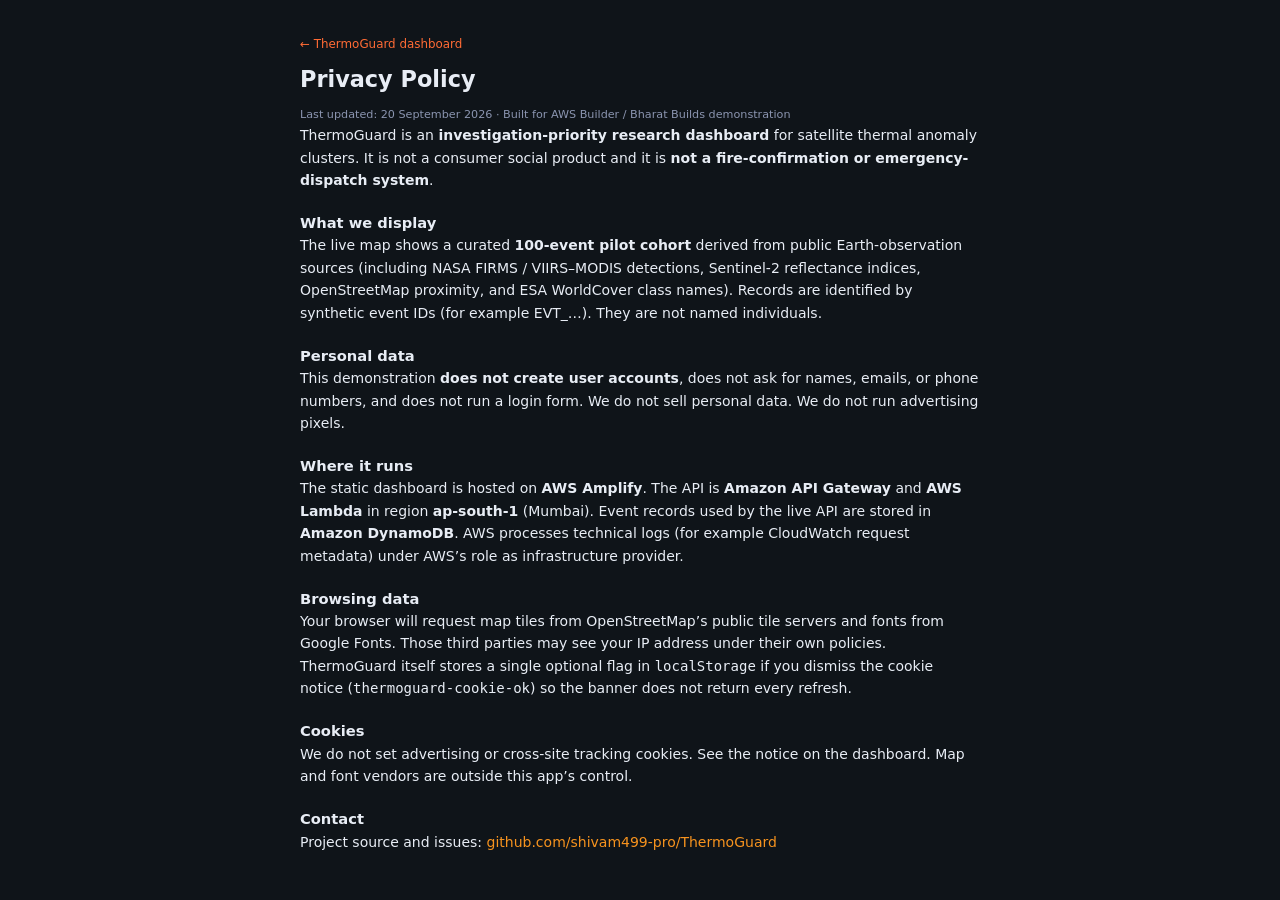
<file: frontend/privacy.html>
<!DOCTYPE html>
<html lang="en">
<head>
  <meta charset="UTF-8" />
  <meta name="viewport" content="width=device-width, initial-scale=1.0" />
  <title>Privacy Policy — ThermoGuard</title>
  <meta name="description" content="How ThermoGuard handles data: public satellite-derived pilot events, no personal accounts, AWS hosting in ap-south-1." />
  <link rel="icon" href="favicon.svg" type="image/svg+xml" />
  <link rel="stylesheet" href="styles.css" />
</head>
<body class="legal-page">
  <header class="legal-header">
    <a href="index.html" class="legal-back">← ThermoGuard dashboard</a>
    <h1>Privacy Policy</h1>
    <p class="legal-updated">Last updated: 20 September 2026 · Built for AWS Builder / Bharat Builds demonstration</p>
  </header>
  <article class="legal-body">
    <p>ThermoGuard is an <strong>investigation-priority research dashboard</strong> for satellite thermal anomaly clusters. It is not a consumer social product and it is <strong>not a fire-confirmation or emergency-dispatch system</strong>.</p>

    <h2>What we display</h2>
    <p>The live map shows a curated <strong>100-event pilot cohort</strong> derived from public Earth-observation sources (including NASA FIRMS / VIIRS–MODIS detections, Sentinel-2 reflectance indices, OpenStreetMap proximity, and ESA WorldCover class names). Records are identified by synthetic event IDs (for example EVT_…). They are not named individuals.</p>

    <h2>Personal data</h2>
    <p>This demonstration <strong>does not create user accounts</strong>, does not ask for names, emails, or phone numbers, and does not run a login form. We do not sell personal data. We do not run advertising pixels.</p>

    <h2>Where it runs</h2>
    <p>The static dashboard is hosted on <strong>AWS Amplify</strong>. The API is <strong>Amazon API Gateway</strong> and <strong>AWS Lambda</strong> in region <strong>ap-south-1</strong> (Mumbai). Event records used by the live API are stored in <strong>Amazon DynamoDB</strong>. AWS processes technical logs (for example CloudWatch request metadata) under AWS’s role as infrastructure provider.</p>

    <h2>Browsing data</h2>
    <p>Your browser will request map tiles from OpenStreetMap’s public tile servers and fonts from Google Fonts. Those third parties may see your IP address under their own policies. ThermoGuard itself stores a single optional flag in <code>localStorage</code> if you dismiss the cookie notice (<code>thermoguard-cookie-ok</code>) so the banner does not return every refresh.</p>

    <h2>Cookies</h2>
    <p>We do not set advertising or cross-site tracking cookies. See the notice on the dashboard. Map and font vendors are outside this app’s control.</p>

    <h2>Contact</h2>
    <p>Project source and issues: <a href="https://github.com/shivam499-pro/ThermoGuard">github.com/shivam499-pro/ThermoGuard</a></p>
  </article>
</body>
</html>
</file>
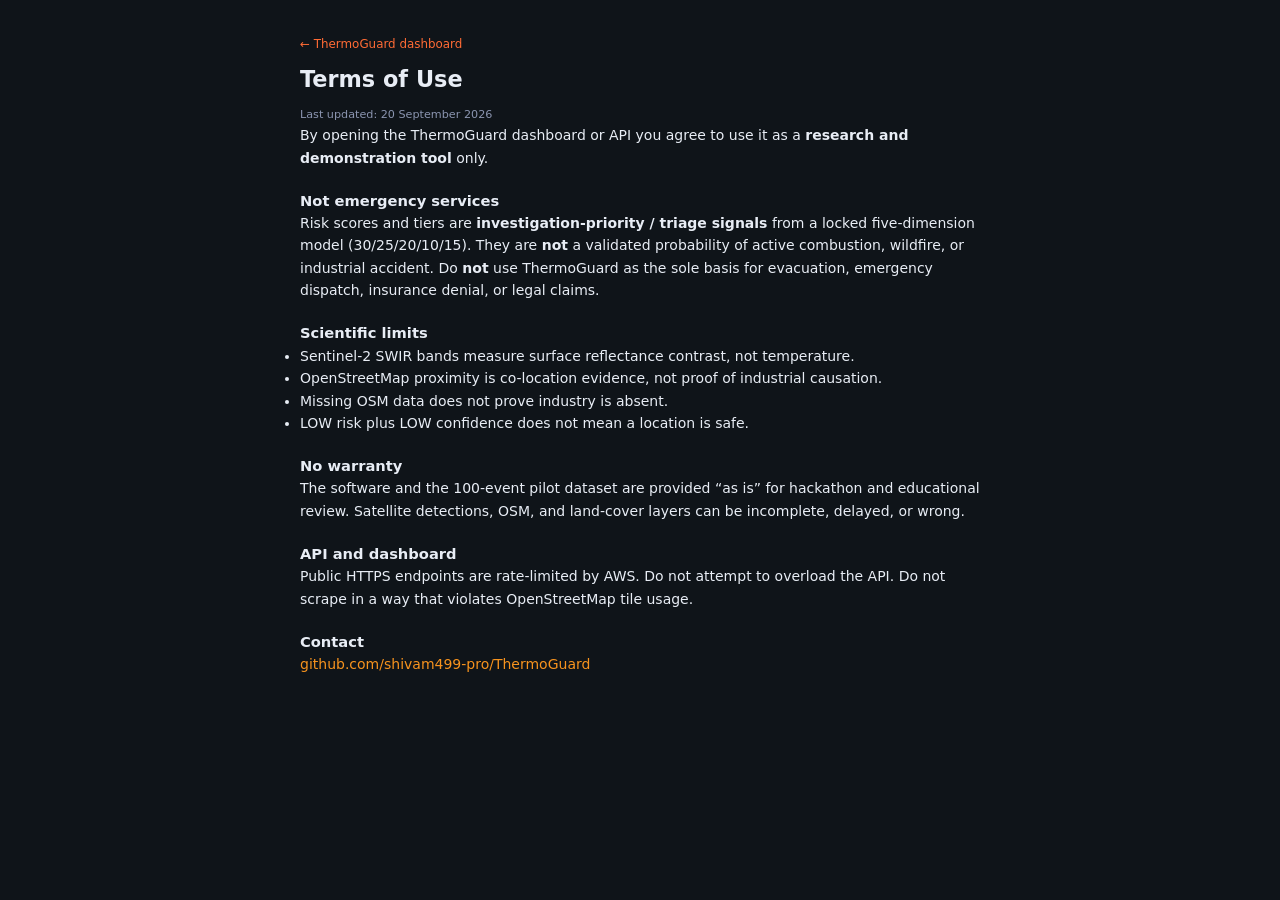
<file: frontend/terms.html>
<!DOCTYPE html>
<html lang="en">
<head>
  <meta charset="UTF-8" />
  <meta name="viewport" content="width=device-width, initial-scale=1.0" />
  <title>Terms of Use — ThermoGuard</title>
  <meta name="description" content="Terms for using ThermoGuard: investigation-priority scores only, not emergency authority, locked deterministic methodology." />
  <link rel="icon" href="favicon.svg" type="image/svg+xml" />
  <link rel="stylesheet" href="styles.css" />
</head>
<body class="legal-page">
  <header class="legal-header">
    <a href="index.html" class="legal-back">← ThermoGuard dashboard</a>
    <h1>Terms of Use</h1>
    <p class="legal-updated">Last updated: 20 September 2026</p>
  </header>
  <article class="legal-body">
    <p>By opening the ThermoGuard dashboard or API you agree to use it as a <strong>research and demonstration tool</strong> only.</p>

    <h2>Not emergency services</h2>
    <p>Risk scores and tiers are <strong>investigation-priority / triage signals</strong> from a locked five-dimension model (30/25/20/10/15). They are <strong>not</strong> a validated probability of active combustion, wildfire, or industrial accident. Do <strong>not</strong> use ThermoGuard as the sole basis for evacuation, emergency dispatch, insurance denial, or legal claims.</p>

    <h2>Scientific limits</h2>
    <ul>
      <li>Sentinel-2 SWIR bands measure surface reflectance contrast, not temperature.</li>
      <li>OpenStreetMap proximity is co-location evidence, not proof of industrial causation.</li>
      <li>Missing OSM data does not prove industry is absent.</li>
      <li>LOW risk plus LOW confidence does not mean a location is safe.</li>
    </ul>

    <h2>No warranty</h2>
    <p>The software and the 100-event pilot dataset are provided “as is” for hackathon and educational review. Satellite detections, OSM, and land-cover layers can be incomplete, delayed, or wrong.</p>

    <h2>API and dashboard</h2>
    <p>Public HTTPS endpoints are rate-limited by AWS. Do not attempt to overload the API. Do not scrape in a way that violates OpenStreetMap tile usage.</p>

    <h2>Contact</h2>
    <p><a href="https://github.com/shivam499-pro/ThermoGuard">github.com/shivam499-pro/ThermoGuard</a></p>
  </article>
</body>
</html>
</file>
<file: frontend/styles.css>
/* ─────────────────────────────────────────────────────────────────────────────
   ThermoGuard — Investigation Priority Dashboard
   Design system: dark glassmorphism, ember/amber accent palette
   Author: Riya (frontend/GIS contribution)
   ───────────────────────────────────────────────────────────────────────────── */

/* ── Design tokens ─────────────────────────────────────────────────────────── */

:root {
  /* Background layers */
  --bg-base:        #0b0e14;
  --bg-surface:     #111520;
  --bg-elevated:    #161b27;
  --bg-glass:       rgba(22, 27, 39, 0.72);
  --bg-glass-hover: rgba(28, 34, 50, 0.85);

  /* Accent — ember/amber fire palette */
  --accent-primary:   #ff6b35;
  --accent-secondary: #f7931e;
  --accent-glow:      rgba(255, 107, 53, 0.18);
  --accent-glow-strong: rgba(255, 107, 53, 0.35);

  /* Risk tier colours */
  --tier-critical: #ef4444;
  --tier-high:     #f97316;
  --tier-moderate: #eab308;
  --tier-low:      #22c55e;

  --tier-critical-bg: rgba(239, 68,  68,  0.12);
  --tier-high-bg:     rgba(249, 115, 22,  0.12);
  --tier-moderate-bg: rgba(234, 179, 8,   0.12);
  --tier-low-bg:      rgba(34,  197, 94,  0.12);

  /* Text */
  --text-primary:   #f0f2f7;
  --text-secondary: #8b95b0;
  --text-muted:     #7987ab;
  --text-accent:    #ff8a5b;

  /* Borders */
  --border-subtle:  rgba(255, 255, 255, 0.06);
  --border-default: rgba(255, 255, 255, 0.10);
  --border-accent:  rgba(255, 107, 53, 0.35);

  /* Shadows */
  --shadow-sm:   0 2px 8px rgba(0, 0, 0, 0.35);
  --shadow-md:   0 4px 20px rgba(0, 0, 0, 0.5);
  --shadow-glow: 0 0 20px rgba(255, 107, 53, 0.2);

  /* Typography */
  --font-sans:  'Inter', system-ui, -apple-system, sans-serif;
  --font-mono:  'JetBrains Mono', 'Fira Code', monospace;

  /* Spacing */
  --radius-sm:  6px;
  --radius-md:  10px;
  --radius-lg:  16px;
  --radius-xl:  22px;

  /* Layout */
  --header-h:      56px;
  --footer-h:      36px;
  --left-panel-w:  320px;
  --right-panel-w: 360px;
}

/* ── Reset & base ──────────────────────────────────────────────────────────── */

*, *::before, *::after { box-sizing: border-box; margin: 0; padding: 0; }

html { height: 100%; font-size: 14px; scroll-behavior: smooth; }

body {
  height: 100%;
  font-family: var(--font-sans);
  background: var(--bg-base);
  color: var(--text-primary);
  -webkit-font-smoothing: antialiased;
  overflow: hidden;
}

button { cursor: pointer; font-family: inherit; }
select { font-family: inherit; }
input  { font-family: inherit; }
a      { color: var(--text-accent); text-decoration: none; }

/* ── Header ────────────────────────────────────────────────────────────────── */

.app-header {
  position: fixed;
  top: 0;
  left: 0;
  right: 0;
  height: var(--header-h);
  z-index: 1000;
  background: rgba(11, 14, 20, 0.92);
  backdrop-filter: blur(16px);
  border-bottom: 1px solid var(--border-subtle);
  box-shadow: 0 1px 24px rgba(0,0,0,0.5);
}

.header-inner {
  display: flex;
  align-items: center;
  justify-content: space-between;
  height: 100%;
  padding: 0 20px;
  gap: 16px;
}

/* Brand */
.brand { display: flex; align-items: center; gap: 10px; }
.brand-icon {
  display: flex;
  align-items: center;
  filter: drop-shadow(0 0 8px rgba(255, 107, 53, 0.4));
}
.brand-text { display: flex; flex-direction: column; gap: 1px; }
.brand-name {
  font-size: 1.05rem;
  font-weight: 700;
  background: linear-gradient(90deg, #ff6b35, #f7931e);
  -webkit-background-clip: text;
  -webkit-text-fill-color: transparent;
  background-clip: text;
  letter-spacing: -0.02em;
}
.brand-subtitle {
  font-size: 0.68rem;
  color: var(--text-muted);
  letter-spacing: 0.03em;
  text-transform: uppercase;
}

/* Header controls */
.header-controls { display: flex; align-items: center; gap: 12px; }

.disclaimer-badge {
  display: flex;
  align-items: center;
  gap: 5px;
  padding: 4px 10px;
  background: rgba(247, 147, 30, 0.1);
  border: 1px solid rgba(247, 147, 30, 0.25);
  border-radius: 100px;
  font-size: 0.7rem;
  color: #f7931e;
  white-space: nowrap;
}

.header-stats { display: flex; gap: 6px; }

.stat-chip {
  padding: 3px 10px;
  background: var(--bg-elevated);
  border: 1px solid var(--border-default);
  border-radius: 100px;
  font-size: 0.68rem;
  color: var(--text-secondary);
  font-weight: 500;
}
.stat-chip.methodology { color: var(--text-muted); font-family: var(--font-mono); font-size: 0.62rem; }

/* ── Main layout ───────────────────────────────────────────────────────────── */

.app-main {
  display: grid;
  grid-template-columns: var(--left-panel-w) 1fr var(--right-panel-w);
  grid-template-rows: 1fr;
  height: 100vh;
  padding-top: var(--header-h);
  padding-bottom: var(--footer-h);
}

/* ── Left panel ────────────────────────────────────────────────────────────── */

.left-panel {
  display: flex;
  flex-direction: column;
  background: var(--bg-surface);
  border-right: 1px solid var(--border-subtle);
  overflow: hidden;
}

/* Filter bar */
.filter-bar {
  padding: 12px 12px 8px;
  border-bottom: 1px solid var(--border-subtle);
  display: flex;
  flex-direction: column;
  gap: 8px;
}

.filter-row { display: flex; gap: 8px; }

.search-wrap {
  position: relative;
  flex: 1;
}
.search-icon {
  position: absolute;
  left: 10px;
  top: 50%;
  transform: translateY(-50%);
  color: var(--text-muted);
  pointer-events: none;
}
.search-input {
  width: 100%;
  padding: 7px 10px 7px 32px;
  background: var(--bg-elevated);
  border: 1px solid var(--border-default);
  border-radius: var(--radius-sm);
  color: var(--text-primary);
  font-size: 0.78rem;
  outline: none;
  transition: border-color 0.2s;
}
.search-input::placeholder { color: var(--text-muted); }
.search-input:focus { border-color: var(--accent-primary); }

.tier-select, .sort-select {
  padding: 7px 10px;
  background: var(--bg-elevated);
  border: 1px solid var(--border-default);
  border-radius: var(--radius-sm);
  color: var(--text-primary);
  font-size: 0.78rem;
  outline: none;
  cursor: pointer;
  transition: border-color 0.2s;
}
.tier-select:focus, .sort-select:focus { border-color: var(--accent-primary); }
.tier-select { min-width: 110px; }

.sort-row {
  display: flex;
  align-items: center;
  gap: 8px;
}
.sort-label { font-size: 0.7rem; color: var(--text-muted); white-space: nowrap; }
.sort-select { flex: 1; }
.filtered-count {
  font-size: 0.68rem;
  color: var(--text-muted);
  white-space: nowrap;
  min-width: 50px;
  text-align: right;
}

/* Tier chips */
.tier-summary {
  display: grid;
  grid-template-columns: repeat(4, 1fr);
  gap: 0;
  border-bottom: 1px solid var(--border-subtle);
}

.tier-chip {
  display: flex;
  flex-direction: column;
  align-items: center;
  gap: 3px;
  padding: 8px 4px;
  background: transparent;
  border: none;
  border-right: 1px solid var(--border-subtle);
  font-size: 0.65rem;
  color: var(--text-muted);
  transition: background 0.2s, color 0.2s;
  position: relative;
}
.tier-chip:last-child { border-right: none; }
.tier-chip:hover { background: var(--bg-elevated); }
.tier-chip[aria-pressed="true"] { background: var(--bg-elevated); }

.tier-dot {
  width: 8px;
  height: 8px;
  border-radius: 50%;
}
.tier-chip.tier-critical .tier-dot { background: var(--tier-critical); }
.tier-chip.tier-high     .tier-dot { background: var(--tier-high);     }
.tier-chip.tier-moderate .tier-dot { background: var(--tier-moderate);  }
.tier-chip.tier-low      .tier-dot { background: var(--tier-low);       }

.tier-chip.tier-critical[aria-pressed="true"] { color: var(--tier-critical); background: var(--tier-critical-bg); }
.tier-chip.tier-high[aria-pressed="true"]     { color: var(--tier-high);     background: var(--tier-high-bg);     }
.tier-chip.tier-moderate[aria-pressed="true"] { color: var(--tier-moderate); background: var(--tier-moderate-bg); }
.tier-chip.tier-low[aria-pressed="true"]      { color: var(--tier-low);      background: var(--tier-low-bg);      }

.tier-label { font-weight: 500; }
.tier-count { font-family: var(--font-mono); font-size: 0.75rem; font-weight: 600; color: var(--text-primary); }

/* Event list */
.event-list-wrap {
  flex: 1;
  overflow-y: auto;
  overflow-x: hidden;
}
.event-list-wrap::-webkit-scrollbar { width: 4px; }
.event-list-wrap::-webkit-scrollbar-track { background: transparent; }
.event-list-wrap::-webkit-scrollbar-thumb { background: var(--border-default); border-radius: 4px; }

.event-list { display: flex; flex-direction: column; }

.list-loading {
  display: flex;
  flex-direction: column;
  align-items: center;
  gap: 12px;
  padding: 48px 20px;
  color: var(--text-muted);
  font-size: 0.8rem;
}

.spinner {
  width: 28px;
  height: 28px;
  border: 2.5px solid var(--border-default);
  border-top-color: var(--accent-primary);
  border-radius: 50%;
  animation: spin 0.8s linear infinite;
}
@keyframes spin { to { transform: rotate(360deg); } }

/* Event card */
.event-card {
  display: flex;
  flex-direction: column;
  gap: 6px;
  padding: 11px 14px;
  border-bottom: 1px solid var(--border-subtle);
  cursor: pointer;
  transition: background 0.15s;
  position: relative;
}
.event-card::before {
  content: '';
  position: absolute;
  left: 0;
  top: 0;
  bottom: 0;
  width: 3px;
  background: transparent;
  transition: background 0.15s;
}
.event-card:hover { background: var(--bg-elevated); }
.event-card:hover::before,
.event-card.selected::before { background: var(--accent-primary); }
.event-card.selected { background: var(--bg-elevated); }
.event-card.selected::before { background: var(--accent-primary); }

.card-top {
  display: flex;
  align-items: center;
  justify-content: space-between;
  gap: 8px;
}
.card-event-id {
  font-family: var(--font-mono);
  font-size: 0.7rem;
  color: var(--text-secondary);
}
.card-tier-badge {
  padding: 2px 7px;
  border-radius: 100px;
  font-size: 0.62rem;
  font-weight: 600;
  letter-spacing: 0.04em;
}
.badge-critical { background: var(--tier-critical-bg); color: var(--tier-critical); border: 1px solid rgba(239,68,68,0.3); }
.badge-high     { background: var(--tier-high-bg);     color: var(--tier-high);     border: 1px solid rgba(249,115,22,0.3); }
.badge-moderate { background: var(--tier-moderate-bg); color: var(--tier-moderate); border: 1px solid rgba(234,179,8,0.3);  }
.badge-low      { background: var(--tier-low-bg);      color: var(--tier-low);      border: 1px solid rgba(34,197,94,0.3);  }

.card-score-row {
  display: flex;
  align-items: center;
  gap: 8px;
}
.card-score-bar-wrap {
  flex: 1;
  height: 4px;
  background: var(--bg-base);
  border-radius: 2px;
  overflow: hidden;
}
.card-score-bar {
  height: 100%;
  border-radius: 2px;
  transition: width 0.4s ease;
}
.card-score-text {
  font-size: 0.72rem;
  font-weight: 600;
  font-family: var(--font-mono);
  min-width: 26px;
  text-align: right;
}

.card-meta {
  display: flex;
  gap: 8px;
  font-size: 0.66rem;
  color: var(--text-muted);
  align-items: center;
}
.card-driver {
  display: flex;
  align-items: center;
  gap: 4px;
}
.card-driver-dot {
  width: 5px;
  height: 5px;
  border-radius: 50%;
  background: var(--accent-secondary);
  flex-shrink: 0;
}
.card-sep { color: var(--border-default); }

/* ── Map ───────────────────────────────────────────────────────────────────── */

.map-section {
  position: relative;
  overflow: hidden;
}
.map-container {
  width: 100%;
  height: 100%;
  background: #0d1117;
}

/* Leaflet tile dark filter */
.leaflet-tile-pane { filter: brightness(0.55) saturate(0.7) hue-rotate(180deg) invert(1); }

/* Custom markers */
.thermo-marker {
  border-radius: 50%;
  border: 2px solid rgba(255,255,255,0.3);
  box-shadow: 0 0 8px currentColor;
  cursor: pointer;
  transition: transform 0.2s;
}
.thermo-marker:hover { transform: scale(1.3); }
.thermo-marker.tier-critical { background: var(--tier-critical); box-shadow: 0 0 10px var(--tier-critical); }
.thermo-marker.tier-high     { background: var(--tier-high);     box-shadow: 0 0 10px var(--tier-high);     }
.thermo-marker.tier-moderate { background: var(--tier-moderate); box-shadow: 0 0 10px var(--tier-moderate); }
.thermo-marker.tier-low      { background: var(--tier-low);      box-shadow: 0 0 10px var(--tier-low);      }

/* Map legend */
.map-overlay-legend {
  position: absolute;
  bottom: 24px;
  left: 16px;
  z-index: 500;
  padding: 10px 14px;
  background: var(--bg-glass);
  backdrop-filter: blur(12px);
  border: 1px solid var(--border-default);
  border-radius: var(--radius-md);
  display: flex;
  flex-direction: column;
  gap: 5px;
}
.legend-title {
  font-size: 0.65rem;
  font-weight: 600;
  color: var(--text-muted);
  text-transform: uppercase;
  letter-spacing: 0.06em;
  margin-bottom: 2px;
}
.legend-item {
  display: flex;
  align-items: center;
  gap: 7px;
  font-size: 0.7rem;
  color: var(--text-secondary);
}
.legend-dot {
  width: 9px;
  height: 9px;
  border-radius: 50%;
  flex-shrink: 0;
}
.legend-dot.tier-critical { background: var(--tier-critical); }
.legend-dot.tier-high     { background: var(--tier-high);     }
.legend-dot.tier-moderate { background: var(--tier-moderate); }
.legend-dot.tier-low      { background: var(--tier-low);      }

/* Leaflet popup customisation */
.leaflet-popup-content-wrapper {
  background: var(--bg-elevated) !important;
  border: 1px solid var(--border-default) !important;
  border-radius: var(--radius-md) !important;
  box-shadow: var(--shadow-md) !important;
  color: var(--text-primary) !important;
  padding: 0 !important;
}
.leaflet-popup-content {
  margin: 0 !important;
  min-width: 180px;
}
.leaflet-popup-tip-container { display: none !important; }
.leaflet-popup-close-button { color: var(--text-muted) !important; }

.map-popup {
  padding: 12px 14px;
  font-family: var(--font-sans);
  font-size: 0.75rem;
}
.map-popup-id {
  font-family: var(--font-mono);
  font-size: 0.68rem;
  color: var(--text-muted);
  margin-bottom: 4px;
}
.map-popup-score {
  font-size: 1rem;
  font-weight: 700;
  margin-bottom: 2px;
}
.map-popup-tier { font-size: 0.7rem; margin-bottom: 8px; }
.map-popup-driver { font-size: 0.7rem; color: var(--text-secondary); }
.map-popup-btn {
  display: block;
  width: 100%;
  margin-top: 8px;
  padding: 5px;
  background: linear-gradient(135deg, var(--accent-primary), var(--accent-secondary));
  border: none;
  border-radius: var(--radius-sm);
  color: #fff;
  font-size: 0.72rem;
  font-weight: 600;
  cursor: pointer;
  transition: opacity 0.2s;
}
.map-popup-btn:hover { opacity: 0.88; }

/* ── Right detail panel ────────────────────────────────────────────────────── */

.detail-panel {
  background: var(--bg-surface);
  border-left: 1px solid var(--border-subtle);
  overflow-y: auto;
  overflow-x: hidden;
}
.detail-panel::-webkit-scrollbar { width: 4px; }
.detail-panel::-webkit-scrollbar-thumb { background: var(--border-default); border-radius: 4px; }

.detail-empty {
  display: flex;
  flex-direction: column;
  align-items: center;
  justify-content: center;
  height: 100%;
  gap: 16px;
  padding: 40px 24px;
  text-align: center;
  color: var(--text-muted);
  font-size: 0.8rem;
  line-height: 1.6;
}
.detail-empty-icon { opacity: 0.5; }

.detail-content { padding: 0 0 24px; }

/* Detail header */
.detail-header {
  padding: 16px 16px 12px;
  background: var(--bg-elevated);
  border-bottom: 1px solid var(--border-subtle);
}
.detail-id-row {
  display: flex;
  align-items: center;
  justify-content: space-between;
  margin-bottom: 12px;
  gap: 8px;
}
.detail-event-id {
  font-family: var(--font-mono);
  font-size: 0.75rem;
  color: var(--text-secondary);
}
.detail-tier-badge {
  padding: 3px 10px;
  border-radius: 100px;
  font-size: 0.65rem;
  font-weight: 700;
  letter-spacing: 0.05em;
}

.detail-score-row {
  display: flex;
  align-items: center;
  gap: 16px;
}

/* Score ring */
.score-ring-wrap {
  position: relative;
  width: 80px;
  height: 80px;
  flex-shrink: 0;
}
.score-ring { transform: rotate(-90deg); }
.score-ring-bg {
  fill: none;
  stroke: var(--bg-base);
  stroke-width: 8;
}
.score-ring-fill {
  fill: none;
  stroke-width: 8;
  stroke-linecap: round;
  stroke: url(#scoreGrad);
  transition: stroke-dashoffset 0.7s ease;
}
.score-ring-label {
  position: absolute;
  inset: 0;
  display: flex;
  flex-direction: column;
  align-items: center;
  justify-content: center;
  gap: 1px;
}
.score-value {
  font-size: 1.25rem;
  font-weight: 700;
  line-height: 1;
  color: var(--text-primary);
}
.score-unit { font-size: 0.55rem; color: var(--text-muted); }

.score-meta { display: flex; flex-direction: column; gap: 6px; flex: 1; }
.score-meta-row { display: flex; flex-direction: column; gap: 1px; }
.score-meta-label { font-size: 0.62rem; color: var(--text-muted); text-transform: uppercase; letter-spacing: 0.04em; }
.score-meta-value { font-size: 0.78rem; color: var(--text-primary); font-weight: 500; }
.score-meta-value.monospace { font-family: var(--font-mono); font-size: 0.68rem; }

/* Disclaimer */
.detail-disclaimer {
  display: flex;
  align-items: center;
  gap: 6px;
  padding: 8px 16px;
  background: rgba(247, 147, 30, 0.07);
  border-bottom: 1px solid rgba(247, 147, 30, 0.15);
  font-size: 0.68rem;
  color: #f7931e;
  line-height: 1.4;
}

/* Sections */
.detail-section {
  padding: 14px 16px;
  border-bottom: 1px solid var(--border-subtle);
}

.section-title {
  font-size: 0.65rem;
  font-weight: 600;
  color: var(--text-muted);
  text-transform: uppercase;
  letter-spacing: 0.07em;
  margin-bottom: 10px;
}

/* Risk dimension bars */
.dims-chart { display: flex; flex-direction: column; gap: 8px; }

.dim-row {
  display: grid;
  grid-template-columns: 130px 1fr 36px;
  align-items: center;
  gap: 8px;
}
.dim-label {
  font-size: 0.7rem;
  color: var(--text-secondary);
  white-space: nowrap;
  overflow: hidden;
  text-overflow: ellipsis;
}
.dim-bar-wrap {
  height: 5px;
  background: var(--bg-base);
  border-radius: 3px;
  overflow: hidden;
}
.dim-bar {
  height: 100%;
  border-radius: 3px;
  background: linear-gradient(90deg, var(--accent-primary), var(--accent-secondary));
  transition: width 0.5s ease;
}
.dim-pct {
  font-size: 0.67rem;
  font-family: var(--font-mono);
  color: var(--text-secondary);
  text-align: right;
}

/* Drivers */
.drivers-grid {
  display: grid;
  grid-template-columns: repeat(3, 1fr);
  gap: 8px;
  margin-bottom: 10px;
}
.driver-item {
  padding: 8px 10px;
  background: var(--bg-elevated);
  border-radius: var(--radius-sm);
  border: 1px solid var(--border-subtle);
  display: flex;
  flex-direction: column;
  gap: 4px;
}
.driver-label { font-size: 0.6rem; color: var(--text-muted); text-transform: uppercase; letter-spacing: 0.04em; }
.driver-value { font-size: 0.72rem; color: var(--text-primary); font-weight: 500; }
.driver-item.driver-primary { border-color: rgba(255,107,53,0.25); }

.recommendation-box {
  display: flex;
  align-items: flex-start;
  gap: 8px;
  padding: 8px 10px;
  background: rgba(255, 107, 53, 0.07);
  border: 1px solid rgba(255, 107, 53, 0.2);
  border-radius: var(--radius-sm);
  font-size: 0.73rem;
  color: var(--text-secondary);
  line-height: 1.5;
}
.recommendation-box svg { flex-shrink: 0; margin-top: 1px; color: var(--accent-primary); }

/* Evidence grid */
.evidence-grid {
  display: grid;
  grid-template-columns: repeat(3, 1fr);
  gap: 8px;
}
.ev-cell {
  padding: 8px 10px;
  background: var(--bg-elevated);
  border-radius: var(--radius-sm);
  border: 1px solid var(--border-subtle);
  display: flex;
  flex-direction: column;
  gap: 2px;
}
.ev-label  { font-size: 0.6rem; color: var(--text-muted); }
.ev-value  { font-size: 0.85rem; font-weight: 600; color: var(--text-primary); font-family: var(--font-mono); }
.ev-unit   { font-size: 0.6rem; color: var(--text-muted); }

/* Timeline */
.timeline-row {
  display: flex;
  align-items: center;
  gap: 0;
  margin-bottom: 10px;
  padding: 10px 12px;
  background: var(--bg-elevated);
  border: 1px solid var(--border-subtle);
  border-radius: var(--radius-sm);
}
.tl-item { flex: 1; display: flex; flex-direction: column; gap: 2px; }
.tl-item:last-child { text-align: right; align-items: flex-end; }
.tl-label { font-size: 0.6rem; color: var(--text-muted); text-transform: uppercase; }
.tl-value { font-size: 0.72rem; font-family: var(--font-mono); color: var(--text-primary); }
.tl-divider {
  width: 24px;
  height: 1px;
  background: linear-gradient(90deg, transparent, var(--accent-primary), transparent);
  flex-shrink: 0;
  margin: 0 8px;
}

/* Context list */
.context-list { display: flex; flex-direction: column; gap: 0; }
.ctx-row {
  display: flex;
  justify-content: space-between;
  align-items: center;
  padding: 7px 0;
  border-bottom: 1px solid var(--border-subtle);
  gap: 12px;
}
.ctx-row:last-child { border-bottom: none; }
.ctx-label { font-size: 0.7rem; color: var(--text-muted); flex-shrink: 0; }
.ctx-value { font-size: 0.72rem; color: var(--text-primary); text-align: right; }

/* Explanation */
.explanation-box {
  padding: 10px 12px;
  background: var(--bg-elevated);
  border: 1px solid var(--border-subtle);
  border-radius: var(--radius-sm);
  font-size: 0.73rem;
  color: var(--text-secondary);
  line-height: 1.6;
  margin-bottom: 8px;
}
.explanation-box.drivers  { border-left: 3px solid var(--accent-primary);   }
.explanation-box.recommendation { border-left: 3px solid var(--tier-moderate); }

/* Missing evidence */
.missing-evidence-box {
  display: flex;
  align-items: flex-start;
  gap: 8px;
  margin: 12px 16px 0;
  padding: 8px 10px;
  background: rgba(245, 158, 11, 0.08);
  border: 1px solid rgba(245, 158, 11, 0.2);
  border-radius: var(--radius-sm);
  font-size: 0.7rem;
  color: #f59e0b;
  line-height: 1.5;
}
.missing-evidence-box svg { flex-shrink: 0; margin-top: 1px; }

/* ── Toast ─────────────────────────────────────────────────────────────────── */

.toast-container {
  position: fixed;
  bottom: 24px;
  right: 24px;
  z-index: 2000;
  display: flex;
  flex-direction: column;
  gap: 8px;
}
.toast {
  padding: 10px 16px;
  background: var(--bg-elevated);
  border: 1px solid var(--border-default);
  border-radius: var(--radius-md);
  box-shadow: var(--shadow-md);
  font-size: 0.78rem;
  color: var(--text-primary);
  max-width: 340px;
  display: flex;
  align-items: center;
  gap: 8px;
  animation: toastIn 0.25s ease;
}
.toast.error   { border-color: rgba(239,68,68,0.4);  }
.toast.warning { border-color: rgba(245,158,11,0.4); }
@keyframes toastIn { from { opacity: 0; transform: translateY(8px); } to { opacity: 1; transform: none; } }

/* ── Utility ───────────────────────────────────────────────────────────────── */

.monospace { font-family: var(--font-mono); }
[hidden] { display: none !important; }

.legal-nav {
  display: flex;
  gap: 8px;
  align-items: center;
}
.legal-nav a {
  font-size: 0.72rem;
  color: var(--text-secondary);
  text-decoration: none;
}
.legal-nav a:hover { color: var(--accent-primary); }

.app-footer {
  position: fixed;
  left: 0;
  right: 0;
  bottom: 0;
  height: var(--footer-h);
  z-index: 1000;
  display: flex;
  align-items: center;
  justify-content: space-between;
  padding: 0 20px;
  background: rgba(11, 14, 20, 0.94);
  border-top: 1px solid var(--border-subtle);
  font-size: 0.7rem;
  color: var(--text-muted);
}

.cookie-banner {
  position: fixed;
  left: 16px;
  bottom: calc(var(--footer-h) + 12px);
  z-index: 2100;
  max-width: 360px;
  padding: 12px 14px;
  background: var(--bg-elevated);
  border: 1px solid var(--border-default);
  border-radius: var(--radius-md);
  box-shadow: var(--shadow-md);
  font-size: 0.72rem;
  color: var(--text-secondary);
  line-height: 1.45;
}
.cookie-banner p { margin: 0 0 8px; }
.cookie-banner a { color: var(--accent-primary); }
.cookie-banner button {
  border: 0;
  border-radius: 6px;
  padding: 6px 12px;
  background: linear-gradient(90deg, #ff6b35, #f7931e);
  color: #111;
  font-weight: 600;
  cursor: pointer;
}

body.legal-page {
  max-width: 720px;
  margin: 0 auto;
  padding: 32px 20px 64px;
  font-family: var(--font-sans, Inter, system-ui, sans-serif);
  background: #0f1419;
  color: #e8edf5;
  line-height: 1.6;
}
.legal-header h1 { font-size: 1.6rem; margin: 8px 0; }
.legal-back { color: #ff6b35; text-decoration: none; font-size: 0.85rem; }
.legal-updated, .legal-kicker { color: #8b95b0; font-size: 0.8rem; }
.legal-body h2 { font-size: 1.05rem; margin-top: 1.4rem; }
.legal-body a { color: #f7931e; }
.legal-kicker { letter-spacing: 0.12em; text-transform: uppercase; }

/* ── SVG gradient definitions ───────────────────────────────────────────────── */
/* Injected inline via JS so the score-ring fill can reference it */
</file>
